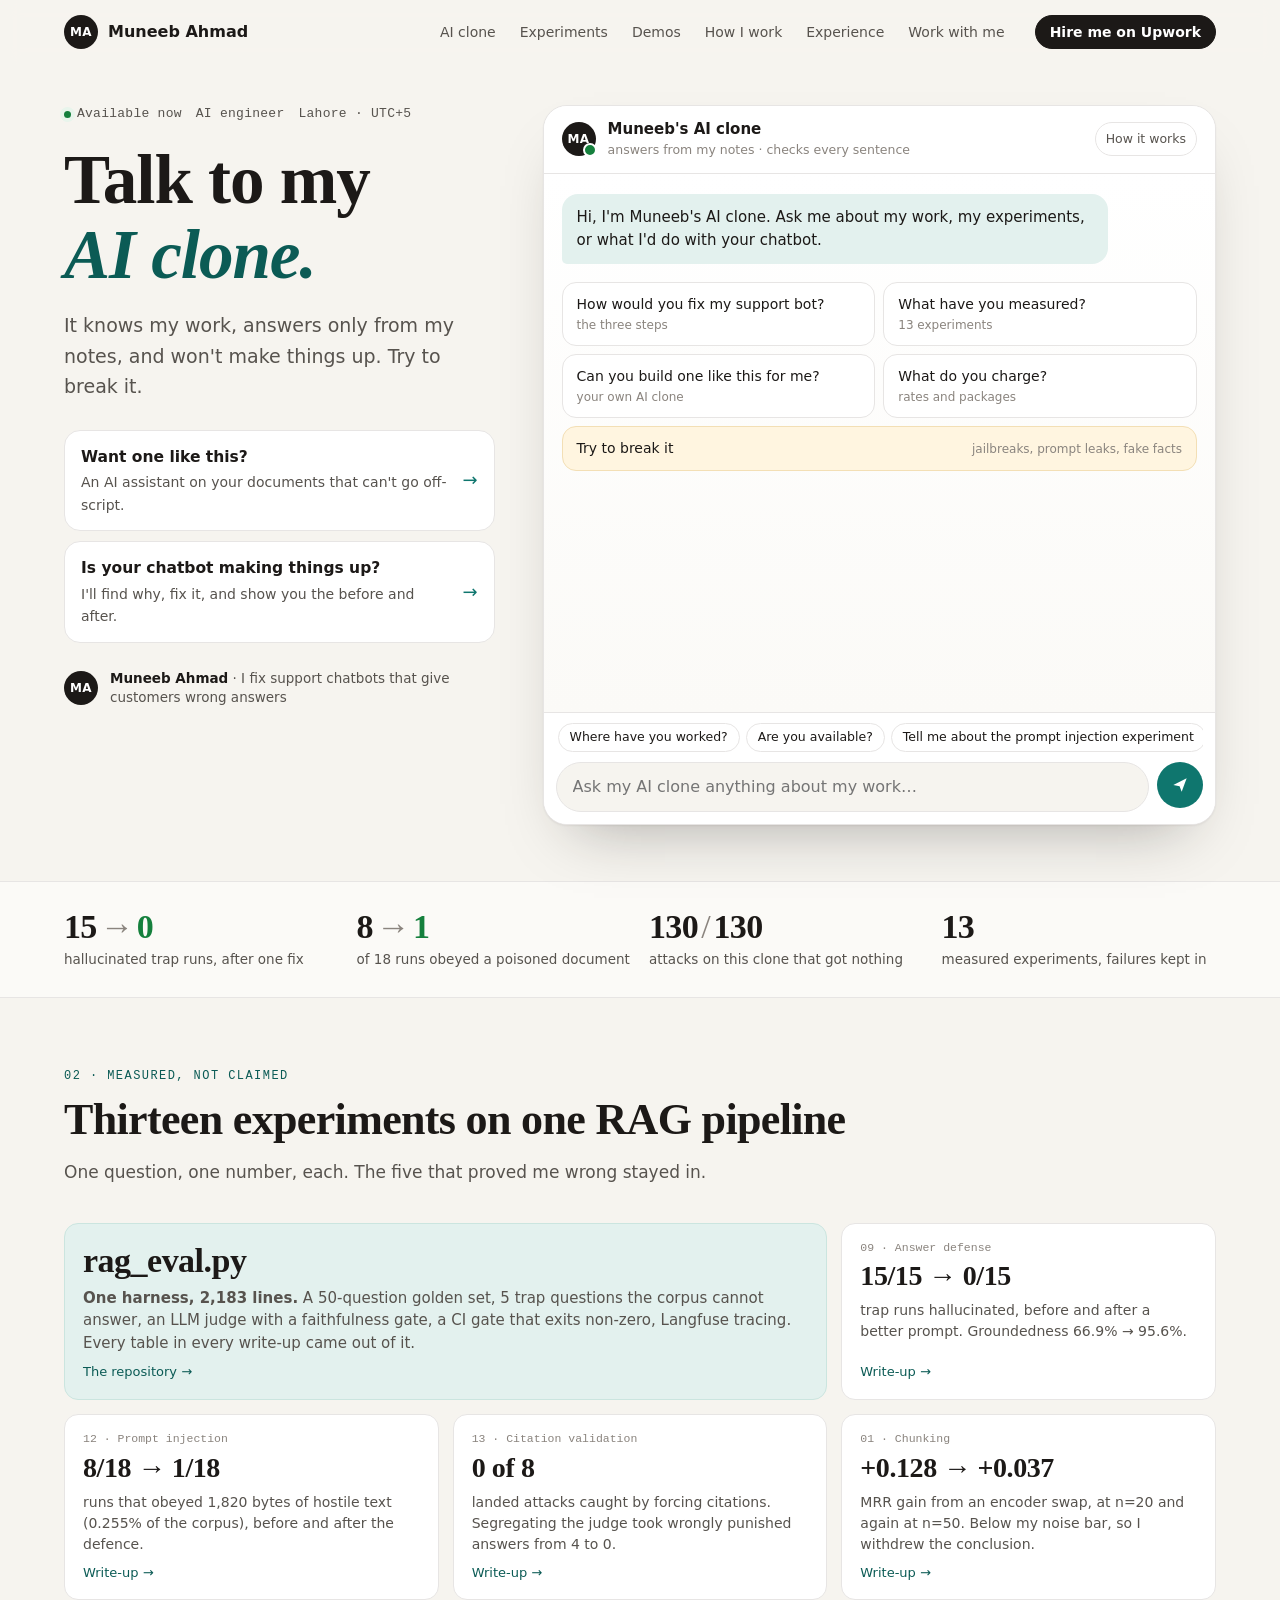
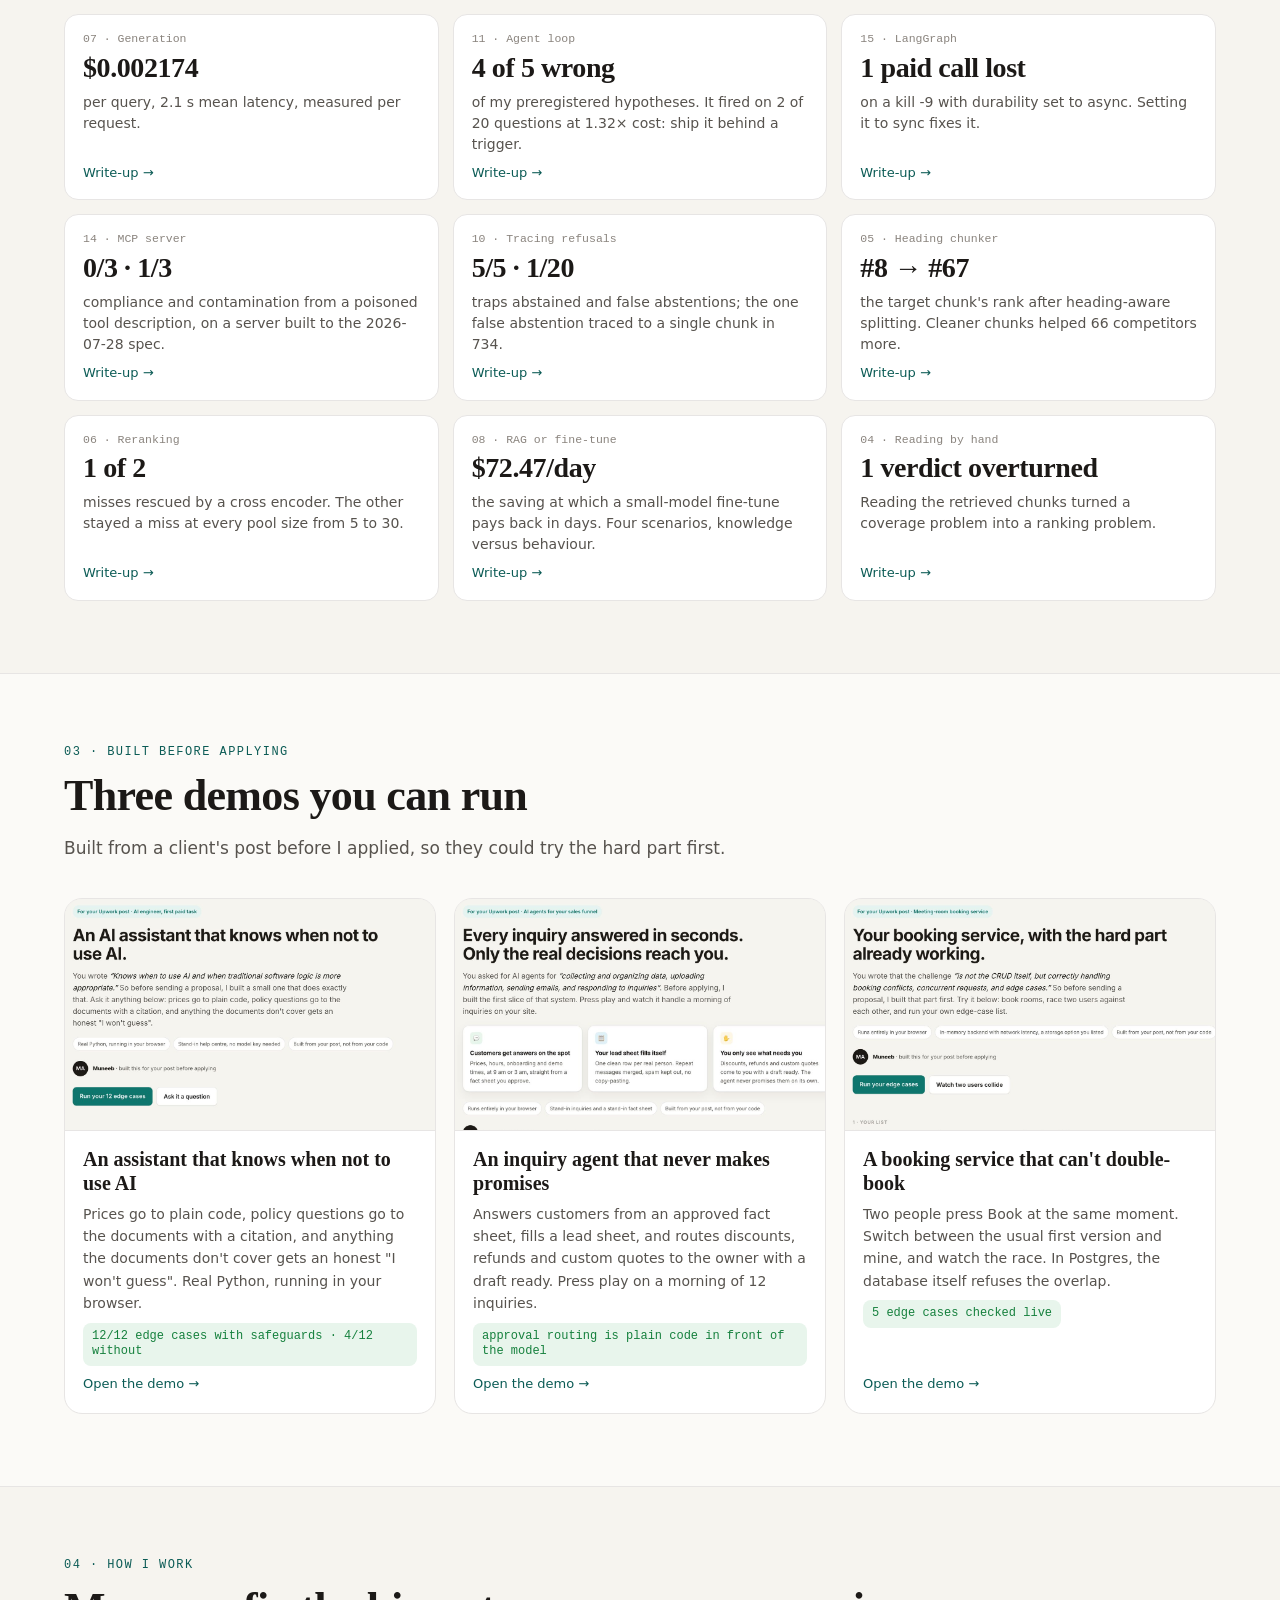
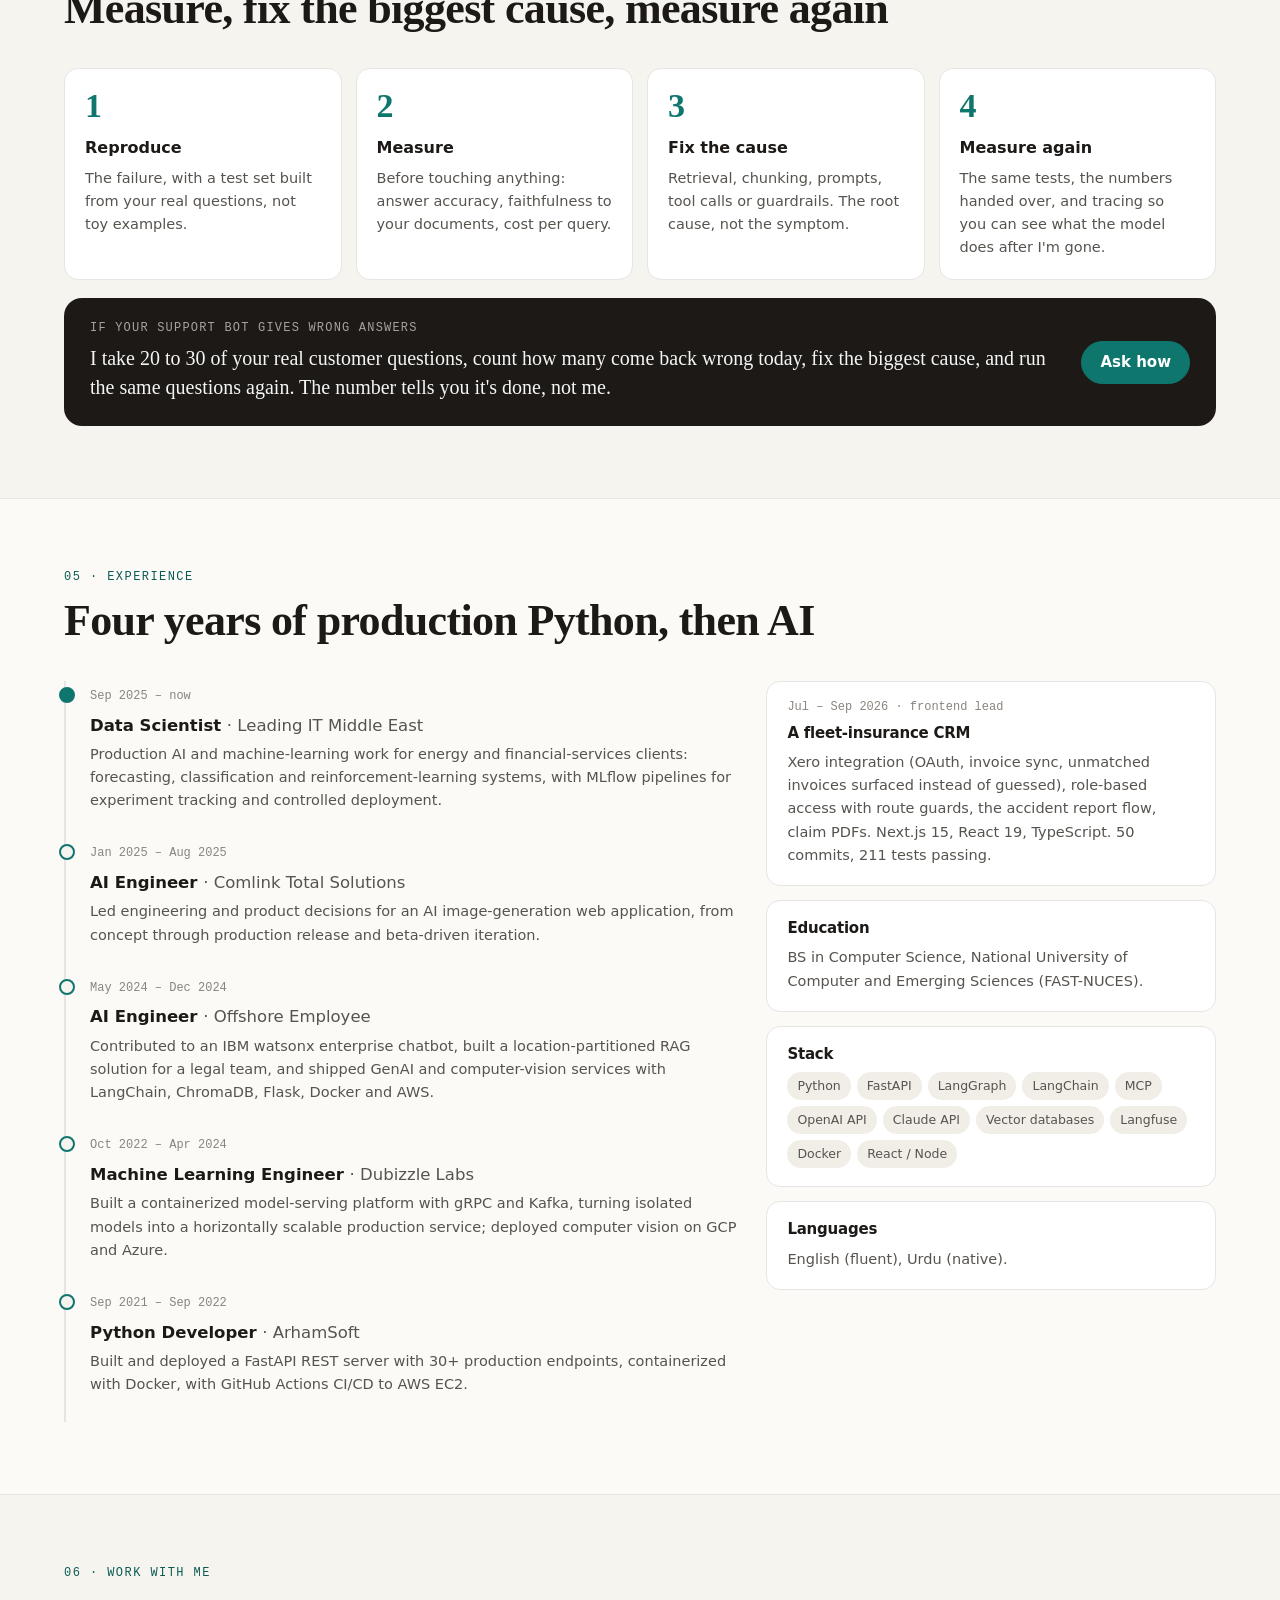
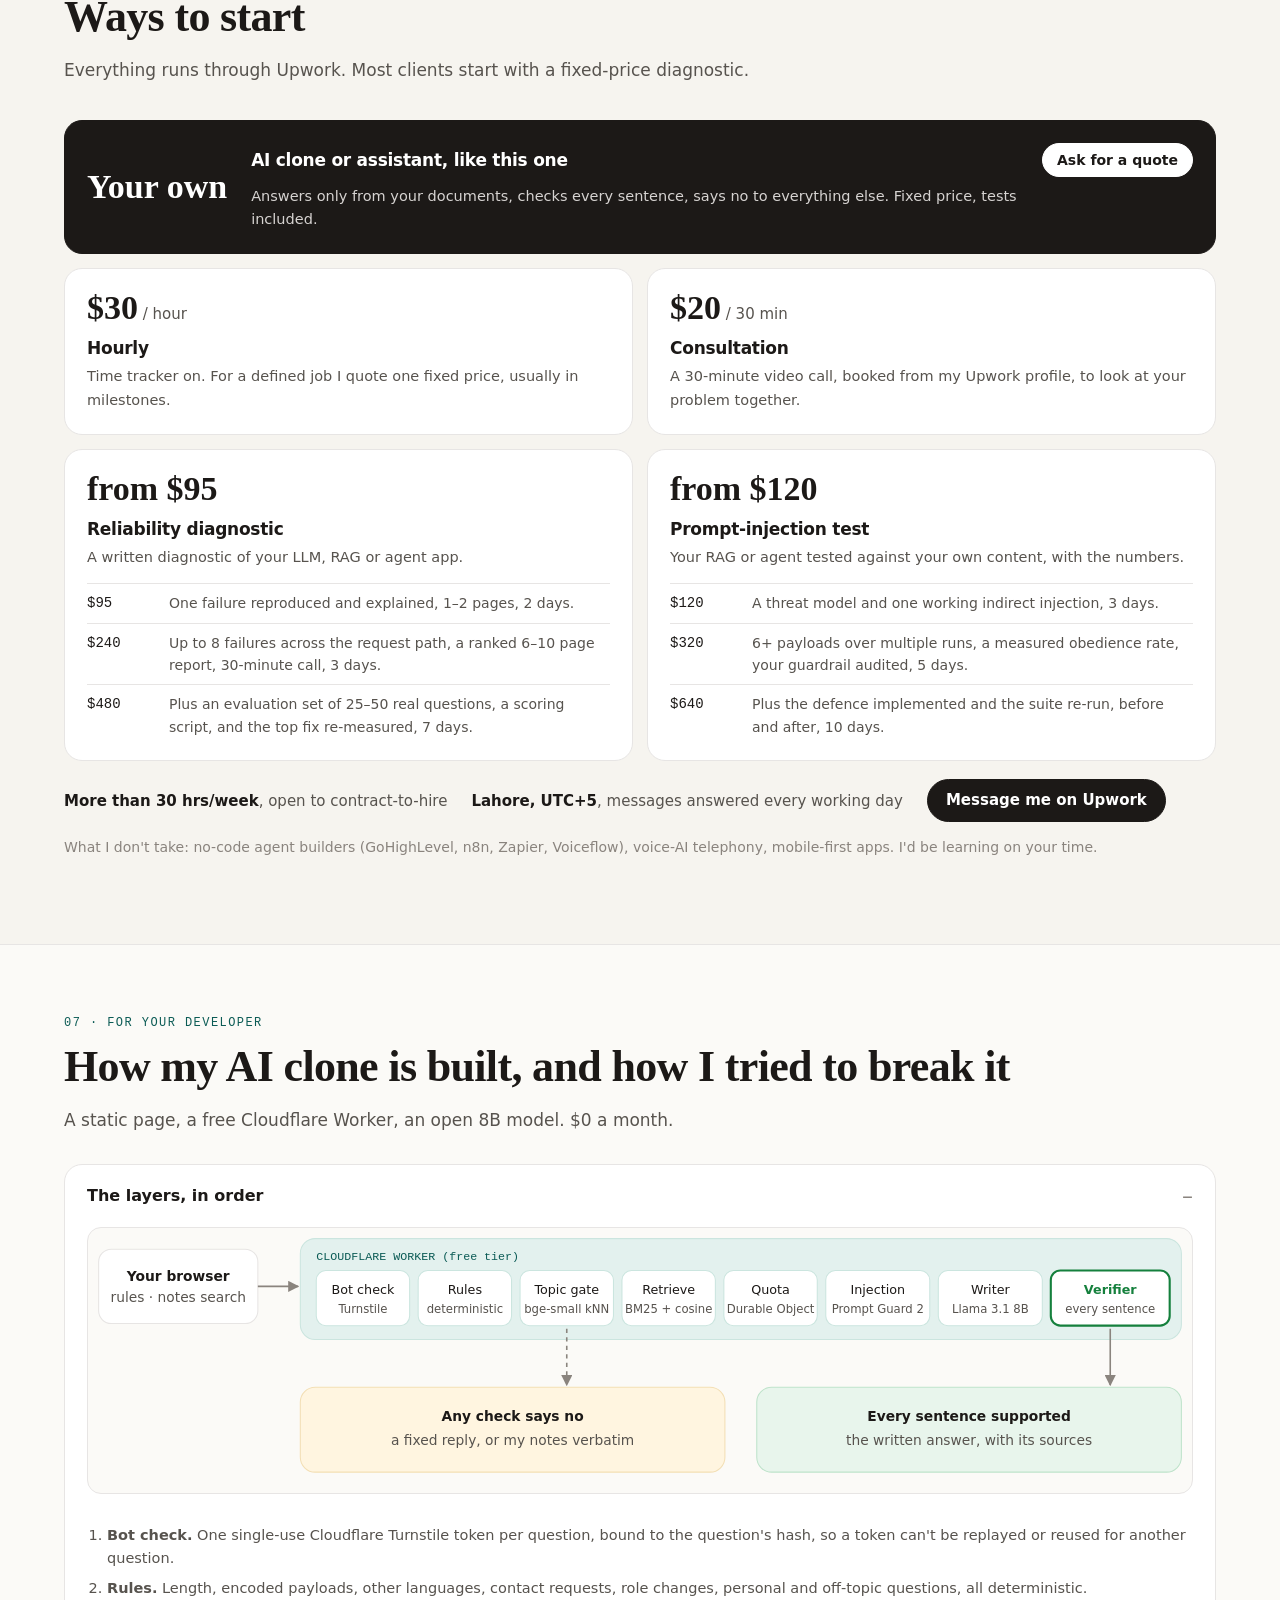
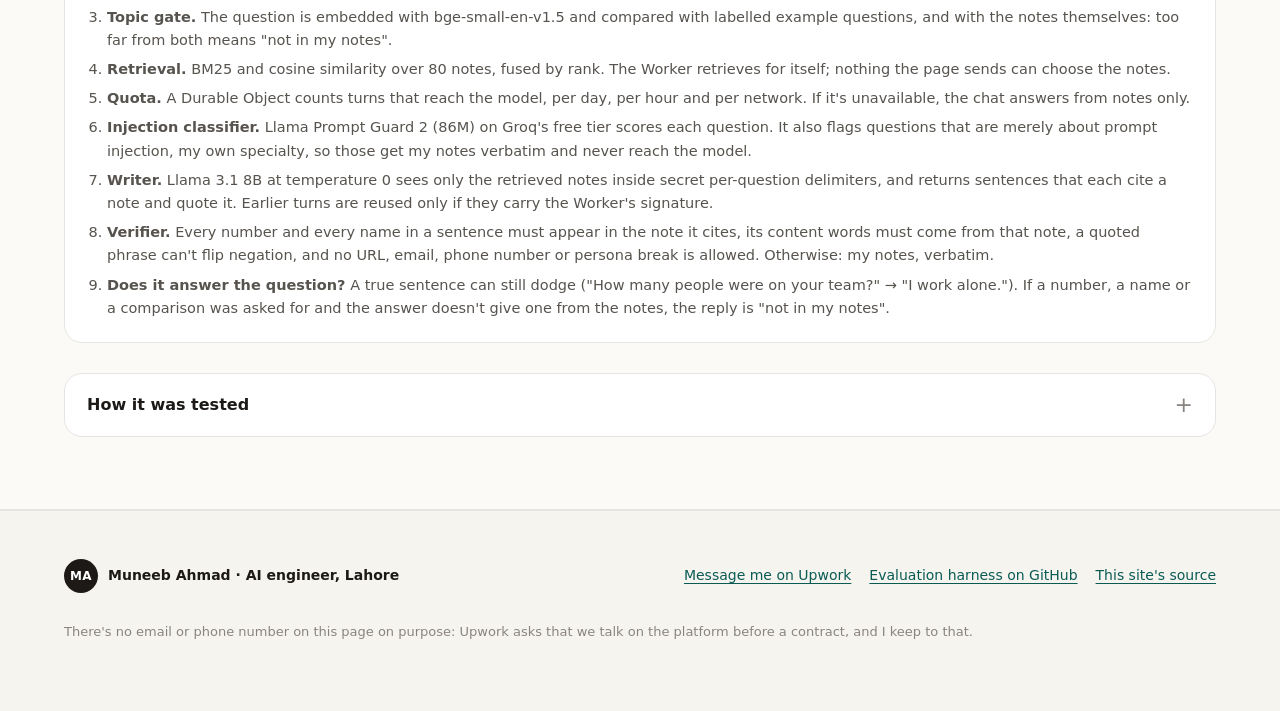
<file: index.html>
<!doctype html>
<html lang="en">
<head>
<meta http-equiv="Content-Security-Policy" content="default-src 'self'; script-src 'self' https://challenges.cloudflare.com https://gc.zgo.at; style-src 'self' 'unsafe-inline' https://fonts.googleapis.com; font-src https://fonts.gstatic.com; img-src 'self' data: https://mademos.goatcounter.com; connect-src 'self' https://muneeb-clone.muneeb-ahmadch.workers.dev http://localhost:8787 https://mademos.goatcounter.com; frame-src https://challenges.cloudflare.com; object-src 'none'; base-uri 'none'; form-action 'none'">
<meta charset="utf-8">
<meta name="viewport" content="width=device-width, initial-scale=1, viewport-fit=cover">
<title>Muneeb Ahmad · AI engineer</title>
<meta name="description" content="Talk to my AI clone. It answers only from my notes and won't make things up. I build assistants like it, and fix chatbots that give customers wrong answers.">
<meta name="theme-color" content="#f6f4ef">
<meta property="og:title" content="Talk to my AI clone · Muneeb Ahmad">
<meta property="og:description" content="13 measured experiments, three live demos, and an AI version of me that answers only from my notes.">
<meta property="og:type" content="website">
<meta property="og:url" content="https://muneeb-ahmadch.github.io/">
<meta property="og:image" content="https://muneeb-ahmadch.github.io/assets/img/og.png">
<meta name="twitter:card" content="summary_large_image">
<link rel="icon" href="data:image/svg+xml,%3Csvg xmlns='http://www.w3.org/2000/svg' viewBox='0 0 64 64'%3E%3Ccircle cx='32' cy='32' r='32' fill='%231c1917'/%3E%3Ctext x='32' y='41' font-family='Arial' font-weight='700' font-size='24' fill='white' text-anchor='middle'%3EMA%3C/text%3E%3C/svg%3E">
<link rel="preconnect" href="https://fonts.googleapis.com">
<link rel="preconnect" href="https://fonts.gstatic.com" crossorigin>
<link href="https://fonts.googleapis.com/css2?family=Fraunces:ital,opsz,wght@0,9..144,400..700;1,9..144,400..600&family=Inter:wght@400;500;600;700&family=JetBrains+Mono:wght@400;500&display=swap" rel="stylesheet">
<link rel="stylesheet" href="assets/site.css?v=8a8692d5">
<script type="module" src="assets/app.js?v=bf1870d0"></script>
</head>
<body>
<a class="skip" href="#q">Skip to the chat</a>

<header class="nav" id="top">
  <div class="wrap">
    <a class="brand" href="#top"><span class="avatar" aria-hidden="true">MA</span>Muneeb Ahmad</a>
    <nav aria-label="Sections">
      <a href="#ask">AI clone</a><a href="#experiments">Experiments</a><a href="#demos">Demos</a><a href="#method">How I work</a><a href="#experience">Experience</a><a href="#services">Work with me</a>
    </nav>
    <a class="btn small" href="https://www.upwork.com/freelancers/~016a7a38429f479374" rel="noopener" target="_blank" data-track="upwork-nav">Hire me on Upwork</a>
  </div>
</header>

<main>
<section class="hero" id="ask" aria-labelledby="h1">
  <div class="wrap hero-grid">
    <div class="hero-intro">
      <p class="eyebrow"><span><i class="dot" aria-hidden="true"></i>Available now</span><span>AI engineer</span><span>Lahore · UTC+5</span></p>
      <h1 id="h1">Talk to my <em>AI&nbsp;clone.</em></h1>
      <p class="lede">It knows my work, answers only from my notes, and won't make things up. Try to break it.</p>
    </div>

    <div class="chat" id="chat">
      <div class="chat-head">
        <span class="avatar live" aria-hidden="true">MA</span>
        <div class="who"><b>Muneeb's AI clone</b><span id="status">answers from my notes · checks every sentence</span></div>
        <a class="how-link" href="#developer">How it works</a>
      </div>
      <div class="msgs" id="msgs" role="log" aria-live="polite" aria-label="Conversation">
        <div class="msg bot intro"><p>Hi, I'm Muneeb's AI clone. Ask me about my work, my experiments, or what I'd do with your chatbot.</p></div>
        <div class="starters" id="starters"></div>
      </div>
      <div class="composer">
        <div class="chiprow" id="chips" aria-label="Suggested questions"></div>
        <div class="ts" id="ts" aria-live="polite"></div>
        <form class="form" id="ask-form" autocomplete="off">
          <label class="skip" for="q">Your question</label>
          <input id="q" name="q" type="text" maxlength="500" placeholder="Ask my AI clone anything about my work…" enterkeyhint="send" required>
          <button class="send" type="submit" aria-label="Send"><svg viewBox="0 0 24 24" width="20" height="20" aria-hidden="true"><path d="M4 12l16-8-6 16-2.5-6.5L4 12z" fill="currentColor"/></svg></button>
        </form>
      </div>
    </div>
    <div class="outro">
      <div class="pitch">
          <a class="pitch-card" href="https://www.upwork.com/freelancers/~016a7a38429f479374" rel="noopener" target="_blank" data-track="pitch-build"><b>Want one like this?</b><span>An AI assistant on your documents that can't go off-script.</span><i aria-hidden="true">→</i></a>
          <a class="pitch-card" href="https://www.upwork.com/freelancers/~016a7a38429f479374" rel="noopener" target="_blank" data-track="pitch-fix"><b>Is your chatbot making things up?</b><span>I'll find why, fix it, and show you the before and after.</span><i aria-hidden="true">→</i></a>
        </div>
        <p class="sign"><span class="avatar" aria-hidden="true">MA</span><span><strong>Muneeb Ahmad</strong> · I fix support chatbots that give customers wrong answers</span></p>
    </div>
  </div>
</section>

<section class="proofbar" aria-label="Measured results">
  <div class="wrap">
    <div class="stat"><div class="num">15<span>→</span><em>0</em></div><p>hallucinated trap runs, after one fix</p></div>
    <div class="stat"><div class="num">8<span>→</span><em>1</em></div><p>of 18 runs obeyed a poisoned document</p></div>
    <div class="stat"><div class="num">130<span>/</span>130</div><p>attacks on this clone that got nothing</p></div>
    <div class="stat"><div class="num">13</div><p>measured experiments, failures kept in</p></div>
  </div>
</section>

<section id="experiments" aria-labelledby="x-h">
  <div class="wrap">
    <p class="kicker">02 · Measured, not claimed</p>
    <h2 id="x-h">Thirteen experiments on one RAG pipeline</h2>
    <p class="sub">One question, one number, each. The five that proved me wrong stayed in.</p>
    <div class="xgrid">
      <a class="x wide" href="https://github.com/muneeb-ahmadch/llm-engineering-portfolio" rel="noopener" target="_blank"><div class="fig">rag_eval.py</div><p><b>One harness, 2,183 lines.</b> A 50-question golden set, 5 trap questions the corpus cannot answer, an LLM judge with a faithfulness gate, a CI gate that exits non-zero, Langfuse tracing. Every table in every write-up came out of it.</p><span class="go">The repository →</span></a>
      <a class="x" href="https://github.com/muneeb-ahmadch/llm-engineering-portfolio/tree/main/projects/09-answer-defense" rel="noopener" target="_blank"><div class="top"><span>09 · Answer defense</span></div><div class="fig">15/15 → 0/15</div><p>trap runs hallucinated, before and after a better prompt. Groundedness 66.9% → 95.6%.</p><span class="go">Write-up →</span></a>
      <a class="x" href="https://github.com/muneeb-ahmadch/llm-engineering-portfolio/tree/main/projects/12-injection" rel="noopener" target="_blank"><div class="top"><span>12 · Prompt injection</span></div><div class="fig">8/18 → 1/18</div><p>runs that obeyed 1,820 bytes of hostile text (0.255% of the corpus), before and after the defence.</p><span class="go">Write-up →</span></a>
      <a class="x" href="https://github.com/muneeb-ahmadch/llm-engineering-portfolio/tree/main/projects/13-citation-validation" rel="noopener" target="_blank"><div class="top"><span>13 · Citation validation</span></div><div class="fig">0 of 8</div><p>landed attacks caught by forcing citations. Segregating the judge took wrongly punished answers from 4 to 0.</p><span class="go">Write-up →</span></a>
      <a class="x" href="https://github.com/muneeb-ahmadch/llm-engineering-portfolio/tree/main/projects/01-chunking" rel="noopener" target="_blank"><div class="top"><span>01 · Chunking</span></div><div class="fig">+0.128 → +0.037</div><p>MRR gain from an encoder swap, at n=20 and again at n=50. Below my noise bar, so I withdrew the conclusion.</p><span class="go">Write-up →</span></a>
      <a class="x" href="https://github.com/muneeb-ahmadch/llm-engineering-portfolio/tree/main/projects/07-generation" rel="noopener" target="_blank"><div class="top"><span>07 · Generation</span></div><div class="fig">$0.002174</div><p>per query, 2.1 s mean latency, measured per request.</p><span class="go">Write-up →</span></a>
      <a class="x" href="https://github.com/muneeb-ahmadch/llm-engineering-portfolio/tree/main/projects/11-agent-loop" rel="noopener" target="_blank"><div class="top"><span>11 · Agent loop</span></div><div class="fig">4 of 5 wrong</div><p>of my preregistered hypotheses. It fired on 2 of 20 questions at 1.32× cost: ship it behind a trigger.</p><span class="go">Write-up →</span></a>
      <a class="x" href="https://github.com/muneeb-ahmadch/llm-engineering-portfolio/tree/main/projects/15-langgraph" rel="noopener" target="_blank"><div class="top"><span>15 · LangGraph</span></div><div class="fig">1 paid call lost</div><p>on a kill -9 with durability set to async. Setting it to sync fixes it.</p><span class="go">Write-up →</span></a>
      <a class="x" href="https://github.com/muneeb-ahmadch/llm-engineering-portfolio/tree/main/projects/14-mcp" rel="noopener" target="_blank"><div class="top"><span>14 · MCP server</span></div><div class="fig">0/3 · 1/3</div><p>compliance and contamination from a poisoned tool description, on a server built to the 2026-07-28 spec.</p><span class="go">Write-up →</span></a>
      <a class="x" href="https://github.com/muneeb-ahmadch/llm-engineering-portfolio/tree/main/projects/10-abstention-trace" rel="noopener" target="_blank"><div class="top"><span>10 · Tracing refusals</span></div><div class="fig">5/5 · 1/20</div><p>traps abstained and false abstentions; the one false abstention traced to a single chunk in 734.</p><span class="go">Write-up →</span></a>
      <a class="x" href="https://github.com/muneeb-ahmadch/llm-engineering-portfolio/tree/main/projects/05-heading-chunker" rel="noopener" target="_blank"><div class="top"><span>05 · Heading chunker</span></div><div class="fig">#8 → #67</div><p>the target chunk's rank after heading-aware splitting. Cleaner chunks helped 66 competitors more.</p><span class="go">Write-up →</span></a>
      <a class="x" href="https://github.com/muneeb-ahmadch/llm-engineering-portfolio/tree/main/projects/06-reranking" rel="noopener" target="_blank"><div class="top"><span>06 · Reranking</span></div><div class="fig">1 of 2</div><p>misses rescued by a cross encoder. The other stayed a miss at every pool size from 5 to 30.</p><span class="go">Write-up →</span></a>
      <a class="x" href="https://github.com/muneeb-ahmadch/llm-engineering-portfolio/tree/main/projects/08-rag-vs-finetune" rel="noopener" target="_blank"><div class="top"><span>08 · RAG or fine-tune</span></div><div class="fig">$72.47/day</div><p>the saving at which a small-model fine-tune pays back in days. Four scenarios, knowledge versus behaviour.</p><span class="go">Write-up →</span></a>
      <a class="x" href="https://github.com/muneeb-ahmadch/llm-engineering-portfolio/tree/main/projects/04-answer-quality" rel="noopener" target="_blank"><div class="top"><span>04 · Reading by hand</span></div><div class="fig">1 verdict overturned</div><p>Reading the retrieved chunks turned a coverage problem into a ranking problem.</p><span class="go">Write-up →</span></a>
    </div>
  </div>
</section>

<section id="demos" class="alt" aria-labelledby="d-h">
  <div class="wrap">
    <p class="kicker">03 · Built before applying</p>
    <h2 id="d-h">Three demos you can run</h2>
    <p class="sub">Built from a client's post before I applied, so they could try the hard part first.</p>
    <div class="dgrid">
      <a class="d" href="https://muneeb-ahmadch.github.io/demos/when-not-to-use-ai/" rel="noopener" target="_blank" data-track="demo-when-not">
        <div class="shot"><img src="assets/img/demo-when-not-to-use-ai.jpg" alt="Screenshot of the when-not-to-use-AI assistant demo" loading="lazy" width="1200" height="750"></div>
        <div class="body"><div class="t">An assistant that knows when not to use AI</div><p>Prices go to plain code, policy questions go to the documents with a citation, and anything the documents don't cover gets an honest "I won't guess". Real Python, running in your browser.</p><span class="fact">12/12 edge cases with safeguards · 4/12 without</span><span class="go">Open the demo →</span></div>
      </a>
      <a class="d" href="https://muneeb-ahmadch.github.io/demos/inquiry-agent-guardrails/" rel="noopener" target="_blank" data-track="demo-inquiry">
        <div class="shot"><img src="assets/img/demo-inquiry-agent-guardrails.jpg" alt="Screenshot of the inquiry agent demo" loading="lazy" width="1200" height="750"></div>
        <div class="body"><div class="t">An inquiry agent that never makes promises</div><p>Answers customers from an approved fact sheet, fills a lead sheet, and routes discounts, refunds and custom quotes to the owner with a draft ready. Press play on a morning of 12 inquiries.</p><span class="fact">approval routing is plain code in front of the model</span><span class="go">Open the demo →</span></div>
      </a>
      <a class="d" href="https://muneeb-ahmadch.github.io/demos/booking-race/" rel="noopener" target="_blank" data-track="demo-booking">
        <div class="shot"><img src="assets/img/demo-booking-race.jpg" alt="Screenshot of the booking race demo" loading="lazy" width="1200" height="750"></div>
        <div class="body"><div class="t">A booking service that can't double-book</div><p>Two people press Book at the same moment. Switch between the usual first version and mine, and watch the race. In Postgres, the database itself refuses the overlap.</p><span class="fact">5 edge cases checked live</span><span class="go">Open the demo →</span></div>
      </a>
    </div>
  </div>
</section>

<section id="method" aria-labelledby="m-h">
  <div class="wrap">
    <p class="kicker">04 · How I work</p>
    <h2 id="m-h">Measure, fix the biggest cause, measure again</h2>
    
    <div class="steps">
      <div class="step"><div class="n">1</div><b>Reproduce</b><p>The failure, with a test set built from your real questions, not toy examples.</p></div>
      <div class="step"><div class="n">2</div><b>Measure</b><p>Before touching anything: answer accuracy, faithfulness to your documents, cost per query.</p></div>
      <div class="step"><div class="n">3</div><b>Fix the cause</b><p>Retrieval, chunking, prompts, tool calls or guardrails. The root cause, not the symptom.</p></div>
      <div class="step"><div class="n">4</div><b>Measure again</b><p>The same tests, the numbers handed over, and tracing so you can see what the model does after I'm gone.</p></div>
    </div>
    <div class="callout">
      <div><span class="q">If your support bot gives wrong answers</span><p>I take 20 to 30 of your real customer questions, count how many come back wrong today, fix the biggest cause, and run the same questions again. The number tells you it's done, not me.</p></div>
      <a class="btn accent" href="#ask" data-question="How would you fix a support chatbot that gives wrong answers?">Ask how</a>
    </div>
  </div>
</section>

<section id="experience" class="alt" aria-labelledby="e-h">
  <div class="wrap">
    <p class="kicker">05 · Experience</p>
    <h2 id="e-h">Four years of production Python, then AI</h2>
    <div class="xp">
      <ol class="tl">
        <li><span class="when">Sep 2025 – now</span><b>Data Scientist <span>· Leading IT Middle East</span></b><p>Production AI and machine-learning work for energy and financial-services clients: forecasting, classification and reinforcement-learning systems, with MLflow pipelines for experiment tracking and controlled deployment.</p></li>
        <li><span class="when">Jan 2025 – Aug 2025</span><b>AI Engineer <span>· Comlink Total Solutions</span></b><p>Led engineering and product decisions for an AI image-generation web application, from concept through production release and beta-driven iteration.</p></li>
        <li><span class="when">May 2024 – Dec 2024</span><b>AI Engineer <span>· Offshore Employee</span></b><p>Contributed to an IBM watsonx enterprise chatbot, built a location-partitioned RAG solution for a legal team, and shipped GenAI and computer-vision services with LangChain, ChromaDB, Flask, Docker and AWS.</p></li>
        <li><span class="when">Oct 2022 – Apr 2024</span><b>Machine Learning Engineer <span>· Dubizzle Labs</span></b><p>Built a containerized model-serving platform with gRPC and Kafka, turning isolated models into a horizontally scalable production service; deployed computer vision on GCP and Azure.</p></li>
        <li><span class="when">Sep 2021 – Sep 2022</span><b>Python Developer <span>· ArhamSoft</span></b><p>Built and deployed a FastAPI REST server with 30+ production endpoints, containerized with Docker, with GitHub Actions CI/CD to AWS EC2.</p></li>
      </ol>
      <div class="side">
        <div class="box"><span class="meta">Jul – Sep 2026 · frontend lead</span><h3>A fleet-insurance CRM</h3><p>Xero integration (OAuth, invoice sync, unmatched invoices surfaced instead of guessed), role-based access with route guards, the accident report flow, claim PDFs. Next.js 15, React 19, TypeScript. 50 commits, 211 tests passing.</p></div>
        <div class="box"><h3>Education</h3><p>BS in Computer Science, National University of Computer and Emerging Sciences (FAST-NUCES).</p></div>
        <div class="box"><h3>Stack</h3><div class="tags"><span>Python</span><span>FastAPI</span><span>LangGraph</span><span>LangChain</span><span>MCP</span><span>OpenAI API</span><span>Claude API</span><span>Vector databases</span><span>Langfuse</span><span>Docker</span><span>React / Node</span></div></div>
        <div class="box"><h3>Languages</h3><p>English (fluent), Urdu (native).</p></div>
      </div>
    </div>
  </div>
</section>

<section id="services" aria-labelledby="s-h">
  <div class="wrap">
    <p class="kicker">06 · Work with me</p>
    <h2 id="s-h">Ways to start</h2>
    <p class="sub">Everything runs through Upwork. Most clients start with a fixed-price diagnostic.</p>
    <div class="sgrid">
      <div class="s feature"><div class="price">Your own</div><h3>AI clone or assistant, like this one</h3><p>Answers only from your documents, checks every sentence, says no to everything else. Fixed price, tests included.</p><a class="btn small accent" href="https://www.upwork.com/freelancers/~016a7a38429f479374" rel="noopener" target="_blank" data-track="upwork-clone">Ask for a quote</a></div>
      <div class="s"><div class="price">$30<small> / hour</small></div><h3>Hourly</h3><p>Time tracker on. For a defined job I quote one fixed price, usually in milestones.</p></div>
      <div class="s"><div class="price">$20<small> / 30 min</small></div><h3>Consultation</h3><p>A 30-minute video call, booked from my Upwork profile, to look at your problem together.</p></div>
      <div class="s"><div class="price">from $95</div><h3>Reliability diagnostic</h3><p>A written diagnostic of your LLM, RAG or agent app.</p>
        <ul class="tiers"><li><b>$95</b>One failure reproduced and explained, 1–2 pages, 2 days.</li><li><b>$240</b>Up to 8 failures across the request path, a ranked 6–10 page report, 30-minute call, 3 days.</li><li><b>$480</b>Plus an evaluation set of 25–50 real questions, a scoring script, and the top fix re-measured, 7 days.</li></ul></div>
      <div class="s"><div class="price">from $120</div><h3>Prompt-injection test</h3><p>Your RAG or agent tested against your own content, with the numbers.</p>
        <ul class="tiers"><li><b>$120</b>A threat model and one working indirect injection, 3 days.</li><li><b>$320</b>6+ payloads over multiple runs, a measured obedience rate, your guardrail audited, 5 days.</li><li><b>$640</b>Plus the defence implemented and the suite re-run, before and after, 10 days.</li></ul></div>
    </div>
    <div class="avail"><span><b>More than 30 hrs/week</b>, open to contract-to-hire</span><span><b>Lahore, UTC+5</b>, messages answered every working day</span><a class="btn" href="https://www.upwork.com/freelancers/~016a7a38429f479374" rel="noopener" target="_blank" data-track="upwork-services">Message me on Upwork</a></div>
    <p class="no">What I don't take: no-code agent builders (GoHighLevel, n8n, Zapier, Voiceflow), voice-AI telephony, mobile-first apps. I'd be learning on your time.</p>
  </div>
</section>

<section id="developer" class="alt" aria-labelledby="dev-h">
  <div class="wrap">
    <p class="kicker">07 · For your developer</p>
    <h2 id="dev-h">How my AI clone is built, and how I tried to break it</h2>
    <p class="sub">A static page, a free Cloudflare Worker, an open 8B model. $0 a month.</p>
    <details class="dev" open>
      <summary>The layers, in order</summary>
      <div class="devbody">
        <svg class="arch" viewBox="0 0 1040 250" role="img" aria-labelledby="arch-t arch-d">
          <title id="arch-t">Request path of the chat</title>
          <desc id="arch-d">Browser to Cloudflare Worker: bot check, rules, topic gate, retrieval, quota, injection classifier, writer model, verifier; failures end in a fixed reply or verbatim notes.</desc>
          <defs><marker id="ah" viewBox="0 0 10 10" refX="9" refY="5" markerWidth="7" markerHeight="7" orient="auto"><path d="M0,0L10,5L0,10z" fill="#8a847e"/></marker></defs>
          <g font-family="Inter,system-ui,sans-serif" font-size="13">
            <rect x="10" y="20" width="150" height="70" rx="12" fill="#fff" stroke="#e7e5e4"/><text x="85" y="50" text-anchor="middle" font-weight="600" fill="#1c1917">Your browser</text><text x="85" y="70" text-anchor="middle" fill="#57534e">rules · notes search</text>
            <rect x="200" y="10" width="830" height="95" rx="14" fill="#e3f1ee" stroke="#cbe5df"/><text x="215" y="30" fill="#0b5b55" font-family="JetBrains Mono,monospace" font-size="11">CLOUDFLARE WORKER (free tier)</text>
            <g fill="#fff" stroke="#cbe5df">
              <rect x="215" y="40" width="88" height="52" rx="9"/><rect x="311" y="40" width="88" height="52" rx="9"/><rect x="407" y="40" width="88" height="52" rx="9"/><rect x="503" y="40" width="88" height="52" rx="9"/><rect x="599" y="40" width="88" height="52" rx="9"/><rect x="695" y="40" width="98" height="52" rx="9"/><rect x="801" y="40" width="98" height="52" rx="9"/><rect x="907" y="40" width="112" height="52" rx="9" stroke="#15803d" stroke-width="2"/>
            </g>
            <g text-anchor="middle" fill="#1c1917" font-size="12">
              <text x="259" y="62">Bot check</text><text x="259" y="80" fill="#57534e" font-size="11">Turnstile</text>
              <text x="355" y="62">Rules</text><text x="355" y="80" fill="#57534e" font-size="11">deterministic</text>
              <text x="451" y="62">Topic gate</text><text x="451" y="80" fill="#57534e" font-size="11">bge-small kNN</text>
              <text x="547" y="62">Retrieve</text><text x="547" y="80" fill="#57534e" font-size="11">BM25 + cosine</text>
              <text x="643" y="62">Quota</text><text x="643" y="80" fill="#57534e" font-size="11">Durable Object</text>
              <text x="744" y="62">Injection</text><text x="744" y="80" fill="#57534e" font-size="11">Prompt Guard 2</text>
              <text x="850" y="62">Writer</text><text x="850" y="80" fill="#57534e" font-size="11">Llama 3.1 8B</text>
              <text x="963" y="62" font-weight="600" fill="#15803d">Verifier</text><text x="963" y="80" fill="#57534e" font-size="11">every sentence</text>
            </g>
            <path d="M160,55 L198,55" stroke="#8a847e" stroke-width="1.5" marker-end="url(#ah)"/>
            <rect x="200" y="150" width="400" height="80" rx="14" fill="#fff5e0" stroke="#f3dfb5"/><text x="400" y="182" text-anchor="middle" font-weight="600" fill="#1c1917">Any check says no</text><text x="400" y="204" text-anchor="middle" fill="#57534e">a fixed reply, or my notes verbatim</text>
            <rect x="630" y="150" width="400" height="80" rx="14" fill="#e8f5ec" stroke="#bfe3cb"/><text x="830" y="182" text-anchor="middle" font-weight="600" fill="#1c1917">Every sentence supported</text><text x="830" y="204" text-anchor="middle" fill="#57534e">the written answer, with its sources</text>
            <path d="M451,95 L451,148" stroke="#8a847e" stroke-width="1.5" stroke-dasharray="4 4" marker-end="url(#ah)"/><path d="M963,95 L963,148" stroke="#8a847e" stroke-width="1.5" marker-end="url(#ah)"/>
          </g>
        </svg>
        <ol>
          <li><b>Bot check.</b> One single-use Cloudflare Turnstile token per question, bound to the question's hash, so a token can't be replayed or reused for another question.</li>
          <li><b>Rules.</b> Length, encoded payloads, other languages, contact requests, role changes, personal and off-topic questions, all deterministic.</li>
          <li><b>Topic gate.</b> The question is embedded with bge-small-en-v1.5 and compared with labelled example questions, and with the notes themselves: too far from both means "not in my notes".</li>
          <li><b>Retrieval.</b> BM25 and cosine similarity over 80 notes, fused by rank. The Worker retrieves for itself; nothing the page sends can choose the notes.</li>
          <li><b>Quota.</b> A Durable Object counts turns that reach the model, per day, per hour and per network. If it's unavailable, the chat answers from notes only.</li>
          <li><b>Injection classifier.</b> Llama Prompt Guard 2 (86M) on Groq's free tier scores each question. It also flags questions that are merely about prompt injection, my own specialty, so those get my notes verbatim and never reach the model.</li>
          <li><b>Writer.</b> Llama 3.1 8B at temperature 0 sees only the retrieved notes inside secret per-question delimiters, and returns sentences that each cite a note and quote it. Earlier turns are reused only if they carry the Worker's signature.</li>
          <li><b>Verifier.</b> Every number and every name in a sentence must appear in the note it cites, its content words must come from that note, a quoted phrase can't flip negation, and no URL, email, phone number or persona break is allowed. Otherwise: my notes, verbatim.</li>
          <li><b>Does it answer the question?</b> A true sentence can still dodge ("How many people were on your team?" → "I work alone."). If a number, a name or a comparison was asked for and the answer doesn't give one from the notes, the reply is "not in my notes".</li>
        </ol>
      </div>
    </details>
    <details class="dev">
      <summary>How it was tested</summary>
      <div class="devbody">
        <div class="tablewrap"><table class="t" id="results">
          <thead><tr><th>Test</th><th>What it measures</th><th>Result</th></tr></thead>
          <tbody>
            <tr><td>Verifier unit tests</td><td>Rejects an invented number, a misattributed name, a negated quote, an email or URL, a persona break; keeps a grounded answer</td><td class="n" id="r-unit">21 / 21 pass</td></tr>
            <tr><td>Topic gate, fresh test set</td><td>104 questions written after tuning ended, rules and nearest-neighbour gate alone, before the model's own check</td><td class="n" id="r-gate">85.6% correct · 70% of off-topic declined</td></tr>
            <tr><td>Red team, end to end</td><td>130 attacks in 12 families: role-play, "ignore previous", multi-turn, base64/ROT13/hex, other languages, many-shot, prompt leaks, contact extraction, off-topic, personal, harmful, fabrication bait</td><td class="n" id="r-red">130 / 130 got nothing beyond a fixed reply or my notes · 120–123 refused outright across runs</td></tr>
            <tr><td>Groundedness, fresh set</td><td>25 answerable and 15 unanswerable questions written before the last fix, 6 runs over the last two builds: numbers in written answers found in the cited note; unanswerable questions answered "not in my notes"</td><td class="n" id="r-ground">every number found in its note · 12–14 of 15 said "not in my notes" across runs</td></tr>
            <tr><td>Independent reader</td><td>Another session read all 91 shown sentences against the notes they cite</td><td class="n" id="r-reader">0 invented · 0 contradicted · 1 true clause from an uncited note · 5 dodges · 7 missed</td></tr>
          </tbody>
        </table></div>
        <p>The gate alone lets through about one off-topic question in three on a fresh set, which is why it isn't the last line: what gets through meets the injection classifier, a model that only sees my notes, a verifier that only passes sentences those notes support, and a check that the answer gives what was asked. The one unanswerable question that still got an answer was a dodge: a true sentence about the job instead of "that isn't in my notes". The full reports and the code are in <a href="https://github.com/muneeb-ahmadch/muneeb-ahmadch.github.io" rel="noopener" target="_blank">this site's repository</a>.</p>
      </div>
    </details>
  </div>
</section>
</main>

<footer>
  <div class="wrap">
    <a class="brand" href="#top"><span class="avatar" aria-hidden="true">MA</span>Muneeb Ahmad · AI engineer, Lahore</a>
    <div class="links">
      <a href="https://www.upwork.com/freelancers/~016a7a38429f479374" rel="noopener" target="_blank" data-track="upwork-footer">Message me on Upwork</a>
      <a href="https://github.com/muneeb-ahmadch/llm-engineering-portfolio" rel="noopener" target="_blank">Evaluation harness on GitHub</a>
      <a href="https://github.com/muneeb-ahmadch/muneeb-ahmadch.github.io" rel="noopener" target="_blank">This site's source</a>
    </div>
    <p class="why">There's no email or phone number on this page on purpose: Upwork asks that we talk on the platform before a contract, and I keep to that.</p>
  </div>
</footer>
<script data-goatcounter="https://mademos.goatcounter.com/count" async src="https://gc.zgo.at/count.js"></script>
</body>
</html>
</file>
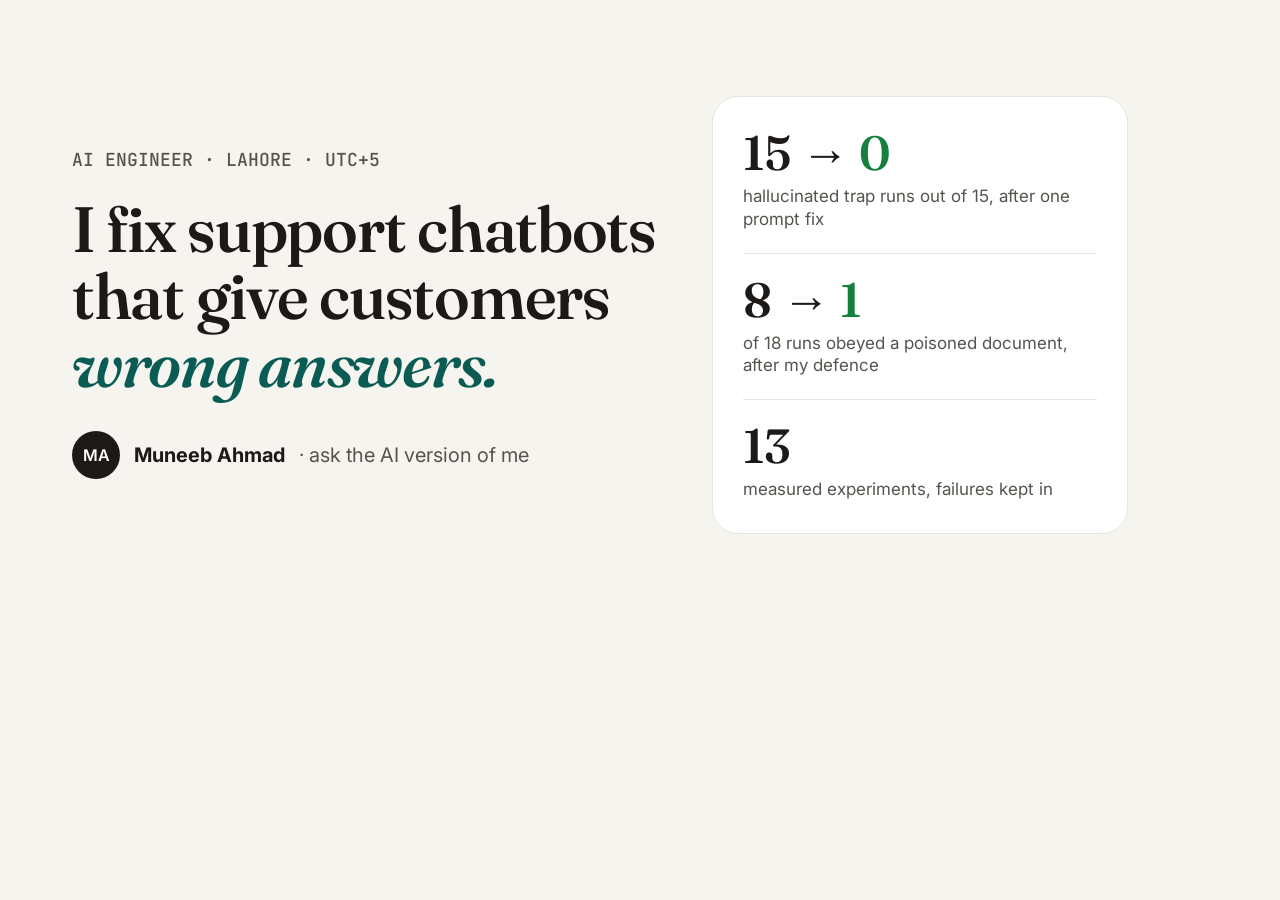
<file: scripts/og.html>
<!doctype html><html><head><meta charset="utf-8">
<link href="https://fonts.googleapis.com/css2?family=Fraunces:ital,opsz,wght@0,9..144,560;1,9..144,500&family=Inter:wght@500;600&family=JetBrains+Mono:wght@500&display=swap" rel="stylesheet">
<style>body{margin:0;width:1200px;height:630px;background:#f6f4ef;font-family:Inter,sans-serif;color:#1c1917;display:grid;grid-template-columns:1.3fr .9fr;gap:40px;padding:64px 72px;box-sizing:border-box;align-items:center}
.k{font:500 18px/1 'JetBrains Mono',monospace;color:#57534e;margin-bottom:26px}h1{font:560 64px/1.05 Fraunces,serif;margin:0;letter-spacing:-.02em}h1 em{color:#0b5b55;font-style:italic}
.s{display:flex;align-items:center;gap:14px;margin-top:34px;font-size:20px;color:#57534e}.a{width:48px;height:48px;border-radius:50%;background:#1c1917;color:#fff;display:grid;place-items:center;font-weight:600;font-size:16px}
.p{background:#fff;border:1px solid #e7e5e4;border-radius:26px;padding:10px 30px}.r{padding:22px 0;border-bottom:1px solid #e7e5e4}.r:last-child{border:0}.n{font:560 48px/1 Fraunces,serif}.n i{font-style:normal;color:#15803d}.t{font-size:17px;color:#57534e;margin-top:8px;line-height:1.35}</style></head>
<body><div><div class="k">AI ENGINEER · LAHORE · UTC+5</div><h1>I fix support chatbots that give customers <em>wrong answers.</em></h1><div class="s"><div class="a">MA</div><b style="color:#1c1917">Muneeb Ahmad</b> · ask the AI version of me</div></div>
<div class="p"><div class="r"><div class="n">15 → <i>0</i></div><div class="t">hallucinated trap runs out of 15, after one prompt fix</div></div><div class="r"><div class="n">8 → <i>1</i></div><div class="t">of 18 runs obeyed a poisoned document, after my defence</div></div><div class="r"><div class="n">13</div><div class="t">measured experiments, failures kept in</div></div></div></body></html>
</file>
<file: assets/site.css>
:root{
  --bg:#f6f4ef; --paper:#fbfaf7; --card:#ffffff; --ink:#1c1917; --ink2:#57534e; --ink3:#8a847e; --line:#e7e5e4; --soft:#f1eee7;
  --accent:#0f766e; --accent-ink:#0b5b55; --accent-soft:#e3f1ee; --ok:#15803d; --ok-soft:#e8f5ec; --bad:#b91c1c; --bad-soft:#fdecec;
  --warn:#a16207; --warn-soft:#fff5e0; --you:#1c1917;
  --serif:"Fraunces",Georgia,"Times New Roman",serif; --sans:"Inter",system-ui,-apple-system,"Segoe UI",sans-serif; --mono:"JetBrains Mono",ui-monospace,Menlo,monospace;
  --r:14px; --shadow:0 1px 2px rgba(28,25,23,.05),0 8px 24px -12px rgba(28,25,23,.12);
}
*{box-sizing:border-box}
html{scroll-behavior:smooth;-webkit-text-size-adjust:100%}
body{margin:0;background:var(--bg);color:var(--ink);font:16px/1.6 var(--sans);-webkit-font-smoothing:antialiased;text-rendering:optimizeLegibility}
img{max-width:100%;display:block}
a{color:var(--accent-ink);text-underline-offset:3px}
a:hover{color:var(--accent)}
:focus-visible{outline:3px solid color-mix(in srgb,var(--accent) 55%,transparent);outline-offset:2px;border-radius:6px}
.skip{position:absolute;left:-999px;top:8px;background:var(--ink);color:#fff;padding:8px 12px;border-radius:8px;z-index:50}
.skip:focus{left:12px}
.wrap{max-width:1200px;margin:0 auto;padding:0 24px}
.mono{font-family:var(--mono)}

/* nav */
.nav{position:sticky;top:0;z-index:20;background:color-mix(in srgb,var(--bg) 88%,transparent);backdrop-filter:saturate(1.4) blur(10px);border-bottom:1px solid transparent;transition:border-color .2s}
.nav.scrolled{border-bottom-color:var(--line)}
.nav .wrap{display:flex;align-items:center;gap:20px;height:64px}
.brand{display:flex;align-items:center;gap:10px;font-weight:600;color:var(--ink);text-decoration:none;white-space:nowrap}
.avatar{width:34px;height:34px;border-radius:50%;background:var(--ink);color:#fff;display:grid;place-items:center;font:600 12px/1 var(--sans);letter-spacing:.04em;flex:none}
.nav nav{display:flex;gap:4px;margin-left:auto}
.nav nav a{color:var(--ink2);text-decoration:none;font-size:14px;padding:6px 10px;border-radius:8px}
.nav nav a:hover{background:var(--soft);color:var(--ink)}
.btn{display:inline-flex;align-items:center;justify-content:center;gap:8px;border:1px solid var(--ink);background:var(--ink);color:#fff;font:600 15px/1 var(--sans);padding:13px 18px;border-radius:999px;text-decoration:none;cursor:pointer;transition:transform .15s,background .15s}
.btn:hover{color:#fff;background:#000;transform:translateY(-1px)}
.btn.ghost{background:transparent;color:var(--ink);border-color:color-mix(in srgb,var(--ink) 25%,transparent)}
.btn.ghost:hover{background:var(--card);color:var(--ink)}
.btn.small{padding:9px 14px;font-size:14px}
.btn.accent{background:var(--accent);border-color:var(--accent)}
.btn.accent:hover{background:var(--accent-ink)}

/* hero */
.hero{padding:72px 0 56px}
.hero .wrap{display:grid;grid-template-columns:1.25fr .85fr;gap:56px;align-items:center}
.eyebrow{font:500 13px/1.4 var(--mono);color:var(--ink2);letter-spacing:.02em;margin:0 0 20px;display:flex;flex-wrap:wrap;gap:6px 14px}
.eyebrow span{display:inline-flex;align-items:center;gap:6px}
.dot{width:7px;height:7px;border-radius:50%;background:var(--ok);box-shadow:0 0 0 4px var(--ok-soft)}
h1,h2,h3{font-family:var(--serif);font-weight:560;letter-spacing:-.015em;line-height:1.08;margin:0;font-optical-sizing:auto}
h1{font-size:clamp(40px,5.6vw,68px)}
h1 em{font-style:italic;color:var(--accent-ink)}
.lede{font-size:19px;line-height:1.6;color:var(--ink2);margin:24px 0 0;max-width:40em}
.chips{display:flex;flex-wrap:wrap;gap:8px;margin:24px 0 0;padding:0;list-style:none}
.chips li{font-size:13px;color:var(--ink2);background:var(--card);border:1px solid var(--line);padding:6px 11px;border-radius:999px}
.cta{display:flex;flex-wrap:wrap;gap:10px;margin-top:30px}
.sign{display:flex;align-items:center;gap:12px;margin-top:30px;color:var(--ink2);font-size:14px}
.sign strong{color:var(--ink)}
.proof{background:var(--card);border:1px solid var(--line);border-radius:22px;box-shadow:var(--shadow);padding:10px 26px}
.proof .row{display:grid;grid-template-columns:auto 1fr;gap:18px;align-items:baseline;padding:18px 0;border-bottom:1px solid var(--line)}
.proof .row:last-of-type{border-bottom:0}
.proof .num{font:560 38px/1 var(--serif);letter-spacing:-.02em;white-space:nowrap}
.proof .num .arrow{color:var(--ink3);font-weight:400;margin:0 .12em}
.proof .num .good{color:var(--ok)}
.proof p{margin:0;color:var(--ink2);font-size:14px;line-height:1.5}
.proof .foot{display:flex;justify-content:space-between;align-items:center;border-top:1px solid var(--line);padding:14px 0 10px;font-size:13px;color:var(--ink3)}

/* sections */
section{padding:72px 0}
section.alt{background:var(--paper);border-block:1px solid var(--line)}
.kicker{font:500 12px/1 var(--mono);text-transform:uppercase;letter-spacing:.12em;color:var(--accent-ink);margin:0 0 14px}
h2{font-size:clamp(30px,3.6vw,44px);max-width:22em}
.sub{color:var(--ink2);font-size:17px;max-width:44em;margin:16px 0 0}

/* chat */
.ask-grid{display:grid;grid-template-columns:1.25fr .95fr;gap:20px;margin-top:36px;align-items:stretch}
.chat{background:var(--card);border:1px solid var(--line);border-radius:20px;box-shadow:var(--shadow);display:flex;flex-direction:column;min-height:560px;max-height:min(760px,86dvh);overflow:hidden}
.chat-head{display:flex;align-items:center;gap:12px;padding:14px 18px;border-bottom:1px solid var(--line)}
.chat-head .who{line-height:1.25}
.chat-head .who b{display:block;font-size:15px}
.chat-head .who span{font-size:12.5px;color:var(--ink3)}
.chat-head .status{margin-left:auto;font:500 11.5px/1 var(--mono);color:var(--ink3);display:flex;align-items:center;gap:6px}
.msgs{flex:1;overflow-y:auto;padding:18px;display:flex;flex-direction:column;gap:14px;scroll-behavior:smooth}
.msg{max-width:88%;padding:12px 15px;border-radius:16px;font-size:15px;line-height:1.55;animation:rise .25s ease both}
.msg.me{align-self:flex-end;background:var(--ink);color:#fff;border-bottom-right-radius:5px}
.msg.bot{align-self:flex-start;background:var(--soft);border-bottom-left-radius:5px}
.msg.bot.declined{background:var(--warn-soft)}
.msg.bot.intro{background:var(--accent-soft)}
.msg .badge{display:inline-flex;align-items:center;gap:6px;font:500 11px/1 var(--mono);letter-spacing:.02em;color:var(--ink2);margin-bottom:8px}
.msg .badge i{width:7px;height:7px;border-radius:50%;background:var(--ink3);display:inline-block}
.msg .badge.llm i{background:var(--ok)} .msg .badge.notes i{background:var(--accent)} .msg .badge.declined i{background:var(--warn)} .msg .badge.unknown i{background:var(--ink3)}
.msg p{margin:0}
.msg p+p{margin-top:8px}
.srcs{display:flex;flex-wrap:wrap;gap:6px;margin-top:10px}
.srcs a,.srcs span{font-size:12px;text-decoration:none;color:var(--ink2);background:var(--card);border:1px solid var(--line);padding:3px 9px;border-radius:999px}
.srcs a:hover{border-color:var(--accent);color:var(--accent-ink)}
.suggest{display:flex;flex-wrap:wrap;gap:6px;margin-top:10px}
.typing{display:inline-flex;gap:4px;padding:4px 2px}
.typing i{width:6px;height:6px;border-radius:50%;background:var(--ink3);animation:blink 1.2s infinite}
.typing i:nth-child(2){animation-delay:.15s}.typing i:nth-child(3){animation-delay:.3s}
.chipbar{border-top:1px solid var(--line);padding:12px 14px 4px;display:grid;gap:8px}
.chipbar .lab{font:500 11px/1 var(--mono);color:var(--ink3);text-transform:uppercase;letter-spacing:.1em}
.chiprow{display:flex;flex-wrap:wrap;gap:6px;padding-bottom:6px}
.chip{flex:none;font:500 13px/1 var(--sans);color:var(--ink);background:var(--card);border:1px solid var(--line);padding:9px 12px;border-radius:999px;cursor:pointer;white-space:nowrap}
.chip:hover{border-color:var(--ink3)}
.chip.break{background:var(--warn-soft);border-color:#f3dfb5}
.form{display:flex;gap:8px;padding:12px 14px 14px;border-top:1px solid var(--line);background:var(--card);position:sticky;bottom:0}
.form input{flex:1;min-width:0;font:16px/1.4 var(--sans);padding:12px 14px;border:1px solid var(--line);border-radius:999px;background:var(--bg);color:var(--ink)}
.form input:focus{outline:none;border-color:var(--accent);box-shadow:0 0 0 3px var(--accent-soft)}
.form .btn{padding:0 18px}
.ts{display:flex;justify-content:center}
.ts:empty{display:none}
.note{font-size:12.5px;color:var(--ink3);padding:0 18px 12px}

.trace{background:var(--ink);color:#e7e5e4;border-radius:20px;padding:20px 20px 16px;display:flex;flex-direction:column;min-height:560px;box-shadow:var(--shadow)}
.trace h3{font:600 14px/1.3 var(--sans);color:#fff;letter-spacing:0;display:flex;align-items:center;gap:8px}
.trace .lede2{font-size:13px;color:#a8a29e;margin:6px 0 14px;line-height:1.5}
.trace ol{list-style:none;margin:0;padding:0;display:grid;gap:2px;flex:1;align-content:start}
.trace li{display:grid;grid-template-columns:22px 1fr;gap:10px;padding:8px 0;border-top:1px dashed #3a3633;font-size:13px;animation:rise .2s ease both}
.trace li:first-child{border-top:0}
.trace .ic{width:20px;height:20px;border-radius:50%;display:grid;place-items:center;font:700 11px/1 var(--sans);background:#3a3633;color:#e7e5e4;margin-top:1px}
.trace li.ok .ic{background:#166534;color:#dcfce7} .trace li.stop .ic{background:#a16207;color:#fef3c7} .trace li.fail .ic{background:#991b1b;color:#fee2e2} .trace li.run .ic{background:#44403c}
.trace li b{color:#fff;font-weight:600}
.trace li small{display:block;color:#a8a29e;font-size:12px;margin-top:2px;line-height:1.45;word-break:break-word}
.trace li.empty{display:block;color:#a8a29e;font-size:13px;border-top:0}
.trace .honest{margin-top:14px;font-size:12px;color:#a8a29e;border-top:1px solid #3a3633;padding-top:12px;line-height:1.5}

/* experiments */
.xgrid{display:grid;grid-template-columns:repeat(3,1fr);gap:14px;margin-top:36px}
.x{background:var(--card);border:1px solid var(--line);border-radius:var(--r);padding:18px 18px 16px;display:flex;flex-direction:column;gap:8px;text-decoration:none;color:var(--ink);transition:transform .15s,box-shadow .15s,border-color .15s}
.x:hover{transform:translateY(-2px);box-shadow:var(--shadow);border-color:#d6d3d1;color:var(--ink)}
.x .top{display:flex;justify-content:space-between;align-items:center;font:500 11.5px/1 var(--mono);color:var(--ink3)}
.x .fig{font:560 28px/1.1 var(--serif);letter-spacing:-.015em}
.x .t{font-weight:600;font-size:15px}
.x p{margin:0;color:var(--ink2);font-size:14px;line-height:1.5}
.x .go{margin-top:auto;font-size:13px;color:var(--accent-ink)}
.x.wide{grid-column:span 2;background:var(--accent-soft);border-color:#cbe5df;justify-content:center}
.x.wide .fig{font-size:34px}
.x.wide p{font-size:15px}

/* demos */
.dgrid{display:grid;grid-template-columns:repeat(3,1fr);gap:18px;margin-top:36px}
.d{background:var(--card);border:1px solid var(--line);border-radius:18px;overflow:hidden;text-decoration:none;color:var(--ink);display:flex;flex-direction:column;transition:transform .15s,box-shadow .15s}
.d:hover{transform:translateY(-3px);box-shadow:var(--shadow);color:var(--ink)}
.d .shot{aspect-ratio:16/10;overflow:hidden;border-bottom:1px solid var(--line);background:var(--soft)}
.d .shot img{width:100%;height:100%;object-fit:cover;object-position:top left}
.d .body{padding:16px 18px 18px;display:flex;flex-direction:column;gap:8px;flex:1}
.d .t{font:560 20px/1.2 var(--serif)}
.d p{margin:0;color:var(--ink2);font-size:14px}
.d .fact{font:500 12px/1.3 var(--mono);color:var(--ok);background:var(--ok-soft);border-radius:8px;padding:6px 9px;align-self:flex-start}
.d .go{margin-top:auto;font-size:13px;color:var(--accent-ink)}

/* method */
.steps{display:grid;grid-template-columns:repeat(4,1fr);gap:14px;margin-top:36px;counter-reset:s}
.step{background:var(--card);border:1px solid var(--line);border-radius:var(--r);padding:20px}
.step .n{font:560 34px/1 var(--serif);color:var(--accent)}
.step b{display:block;margin:12px 0 6px;font-size:16px}
.step p{margin:0;color:var(--ink2);font-size:14.5px}
.callout{margin-top:18px;background:var(--ink);color:#f5f5f4;border-radius:18px;padding:24px 26px;display:grid;grid-template-columns:1fr auto;gap:24px;align-items:center}
.callout p{margin:0;font:400 20px/1.45 var(--serif)}
.callout .q{color:#a8a29e;font:500 12px/1 var(--mono);text-transform:uppercase;letter-spacing:.1em;margin-bottom:10px;display:block}

/* experience */
.xp{display:grid;grid-template-columns:1.2fr .8fr;gap:28px;margin-top:36px}
.tl{list-style:none;margin:0;padding:0;border-left:2px solid var(--line)}
.tl li{position:relative;padding:0 0 26px 24px}
.tl li::before{content:"";position:absolute;left:-7px;top:6px;width:12px;height:12px;border-radius:50%;background:var(--bg);border:2px solid var(--accent)}
.tl li:first-child::before{background:var(--accent)}
.tl .when{font:500 12px/1 var(--mono);color:var(--ink3)}
.tl b{display:block;margin:6px 0 4px;font-size:16.5px}
.tl b span{color:var(--ink2);font-weight:500}
.tl p{margin:0;color:var(--ink2);font-size:14.5px}
.side{display:grid;gap:14px;align-content:start}
.box{background:var(--card);border:1px solid var(--line);border-radius:var(--r);padding:18px 20px}
.box h3{font:600 15px/1.3 var(--sans);margin-bottom:8px}
.box p{margin:0;color:var(--ink2);font-size:14.5px}
.box .meta{font:500 12px/1.3 var(--mono);color:var(--ink3);margin-bottom:8px;display:block}
.tags{display:flex;flex-wrap:wrap;gap:6px}
.tags span{font-size:12.5px;background:var(--soft);border-radius:999px;padding:4px 10px;color:var(--ink2)}

/* services */
.sgrid{display:grid;grid-template-columns:repeat(2,1fr);gap:14px;margin-top:36px}
.s{background:var(--card);border:1px solid var(--line);border-radius:18px;padding:22px}
.s .price{font:560 34px/1 var(--serif)}
.s .price small{font:500 15px var(--sans);color:var(--ink2)}
.s h3{font:600 17px/1.3 var(--sans);margin:12px 0 6px}
.s p{margin:0;color:var(--ink2);font-size:14.5px}
.tiers{list-style:none;padding:0;margin:14px 0 0;display:grid;gap:8px}
.tiers li{display:grid;grid-template-columns:70px 1fr;gap:12px;font-size:14px;color:var(--ink2);border-top:1px solid var(--line);padding-top:8px}
.tiers li b{color:var(--ink);font-family:var(--mono);font-weight:500}
.avail{margin-top:18px;display:flex;flex-wrap:wrap;gap:10px 24px;align-items:center;color:var(--ink2);font-size:15px}
.avail b{color:var(--ink)}
.no{margin-top:14px;font-size:14px;color:var(--ink3)}

/* developer */
details.dev{margin-top:30px;background:var(--card);border:1px solid var(--line);border-radius:18px}
details.dev summary{cursor:pointer;list-style:none;padding:18px 22px;font-weight:600;display:flex;justify-content:space-between;align-items:center}
details.dev summary::-webkit-details-marker{display:none}
details.dev summary::after{content:"+";font:400 22px/1 var(--sans);color:var(--ink3)}
details.dev[open] summary::after{content:"–"}
.devbody{padding:0 22px 22px;display:grid;gap:22px}
.devbody h3{font:600 16px/1.3 var(--sans)}
.devbody p,.devbody li{color:var(--ink2);font-size:14.5px}
.devbody ol{margin:8px 0 0;padding-left:20px;display:grid;gap:6px}
.arch{width:100%;height:auto;border:1px solid var(--line);border-radius:14px;background:var(--paper)}
table.t{width:100%;border-collapse:collapse;font-size:14px}
table.t th,table.t td{text-align:left;padding:9px 10px;border-bottom:1px solid var(--line);vertical-align:top}
table.t th{font:500 12px/1.2 var(--mono);color:var(--ink3);text-transform:uppercase;letter-spacing:.06em}
table.t td.n{font-family:var(--mono);white-space:nowrap}
.pending{color:var(--warn)}
.tablewrap{overflow-x:auto}

footer{padding:48px 0 56px;border-top:1px solid var(--line);color:var(--ink2);font-size:14px}
footer .wrap{display:flex;flex-wrap:wrap;gap:16px 28px;align-items:center;justify-content:space-between}
footer .links{display:flex;flex-wrap:wrap;gap:8px 18px}
footer .why{flex-basis:100%;font-size:13px;color:var(--ink3)}

@keyframes rise{from{opacity:0;transform:translateY(6px)}to{opacity:1;transform:none}}
@keyframes blink{0%,80%,100%{opacity:.25}40%{opacity:1}}

@media (max-width:980px){
  .hero .wrap,.ask-grid,.xp{grid-template-columns:1fr}
  .xgrid,.dgrid{grid-template-columns:1fr 1fr}
  .x.wide{grid-column:span 2}
  .steps{grid-template-columns:1fr 1fr}
  .nav nav{display:none}
  .trace{min-height:0}
}
@media (max-width:640px){
  .wrap{padding:0 16px}
  .hero{padding:40px 0 32px}
  section{padding:52px 0}
  .lede{font-size:17px}
  .xgrid,.dgrid,.steps,.sgrid{grid-template-columns:1fr}
  .x.wide{grid-column:span 1}
  .proof .num{font-size:30px}
  .chat{min-height:520px;max-height:82dvh;border-radius:16px}
  .chiprow{flex-wrap:nowrap;overflow-x:auto;scrollbar-width:none}
  .msg{max-width:94%}
  .callout{grid-template-columns:1fr}
  .nav .btn{display:none}
}
@media (prefers-reduced-motion:reduce){
  *,*::before,*::after{animation:none!important;transition:none!important;scroll-behavior:auto!important}
}

/* ---------- v2: the clone is the hero ---------- */
.hero{padding:40px 0 56px}
.hero .wrap.hero-grid{display:grid;grid-template-columns:.78fr 1.22fr;grid-template-areas:'intro chat' 'outro chat';grid-template-rows:auto 1fr;column-gap:48px;row-gap:0;align-items:start}
.hero .hero-intro{grid-area:intro;align-self:end}
.hero .chat{grid-area:chat}
.hero .outro{grid-area:outro}
.hero .hero-intro h1{font-size:clamp(44px,5.4vw,72px)}
.hero .lede{font-size:19px;margin-top:18px;max-width:26em}
.pitch{display:grid;gap:10px;margin-top:28px}
.pitch-card{position:relative;display:block;background:var(--card);border:1px solid var(--line);border-radius:16px;padding:14px 44px 14px 16px;text-decoration:none;color:var(--ink);transition:transform .15s,box-shadow .15s,border-color .15s}
.pitch-card:hover{transform:translateY(-2px);box-shadow:var(--shadow);border-color:#d6d3d1;color:var(--ink)}
.pitch-card b{display:block;font-size:15.5px}
.pitch-card span{display:block;color:var(--ink2);font-size:14px;margin-top:2px}
.pitch-card i{position:absolute;right:16px;top:50%;transform:translateY(-50%);font-style:normal;color:var(--accent);font-size:18px}
.hero .sign{margin-top:26px;font-size:13.5px;line-height:1.4}

.chat{height:min(720px,calc(100dvh - 110px));min-height:520px;max-height:none;border-radius:24px;box-shadow:0 1px 2px rgba(28,25,23,.06),0 30px 60px -30px rgba(28,25,23,.35)}
.chat-head{padding:14px 18px;background:var(--card)}
.avatar.live{position:relative}
.avatar.live::after{content:"";position:absolute;right:-1px;bottom:-1px;width:10px;height:10px;border-radius:50%;background:var(--ok);border:2px solid var(--card)}
.chat-head .who span{font-size:12.5px;color:var(--ink3)}
.how-link{margin-left:auto;font-size:12.5px;color:var(--ink2);text-decoration:none;border:1px solid var(--line);padding:6px 10px;border-radius:999px;white-space:nowrap}
.how-link:hover{border-color:var(--ink3);color:var(--ink)}
.msgs{padding:20px 18px;background:linear-gradient(var(--card),var(--paper))}
.starters{display:grid;grid-template-columns:1fr 1fr;gap:8px;margin-top:4px}
.starter{text-align:left;font:500 14px/1.35 var(--sans);color:var(--ink);background:var(--card);border:1px solid var(--line);border-radius:14px;padding:12px 14px;cursor:pointer;transition:border-color .15s,transform .15s}
.starter:hover{border-color:var(--ink3);transform:translateY(-1px)}
.starter small{display:block;font-weight:400;color:var(--ink3);font-size:12px;margin-top:3px}
.starter.break{background:var(--warn-soft);border-color:#f3dfb5}
.starters .starter:last-child{grid-column:1/-1;display:flex;justify-content:space-between;align-items:baseline;gap:12px}
.starters .starter:last-child small{margin:0}
.composer{border-top:1px solid var(--line);background:var(--card);padding:10px 12px 12px}
.composer .chiprow{flex-wrap:nowrap;overflow-x:auto;scrollbar-width:none;padding:0 2px 10px;gap:6px}
.composer .chiprow::-webkit-scrollbar{display:none}
.composer .chip{padding:7px 11px;font-size:12.5px}
.composer .form{padding:0;border:0;position:static}
.form input{padding:13px 16px}
.send{flex:none;width:46px;height:46px;border-radius:50%;border:0;background:var(--accent);color:#fff;display:grid;place-items:center;cursor:pointer;transition:background .15s,transform .15s}
.send:hover{background:var(--accent-ink);transform:translateY(-1px)}
.send:disabled{opacity:.5;cursor:default}
.msg{max-width:86%}
.msg .live-step{display:block;font:500 11.5px/1.3 var(--mono);color:var(--ink3);margin-top:6px}
.msg details.how{margin-top:10px;border-top:1px dashed #d6d3d1;padding-top:8px}
.msg details.how summary{cursor:pointer;list-style:none;font:500 11.5px/1.3 var(--mono);color:var(--ink2);display:flex;align-items:center;gap:6px}
.msg details.how summary::-webkit-details-marker{display:none}
.msg details.how summary::after{content:"›";transition:transform .15s}
.msg details.how[open] summary::after{transform:rotate(90deg)}
.msg details.how ol{list-style:none;margin:8px 0 0;padding:0;display:grid;gap:4px}
.msg details.how li{display:grid;grid-template-columns:16px 1fr;gap:8px;font-size:12.5px;color:var(--ink2);line-height:1.4}
.msg details.how li b{color:var(--ink);font-weight:600}
.msg details.how .ic{font:700 11px/16px var(--sans);text-align:center;border-radius:50%;width:16px;height:16px;background:var(--line);color:var(--ink2)}
.msg details.how li.ok .ic{background:var(--ok-soft);color:var(--ok)} .msg details.how li.stop .ic{background:var(--warn-soft);color:var(--warn)} .msg details.how li.fail .ic{background:var(--bad-soft);color:var(--bad)}
.cta-card{align-self:stretch;max-width:100%;background:var(--ink);color:#f5f5f4;border-radius:16px;padding:14px 16px;display:flex;gap:14px;align-items:center;justify-content:space-between;animation:rise .25s ease both}
.cta-card p{margin:0;font-size:14px;line-height:1.45}
.cta-card b{color:#fff}
.cta-card a{flex:none;background:#fff;color:var(--ink);text-decoration:none;font:600 13px/1 var(--sans);padding:10px 14px;border-radius:999px}

.proofbar{padding:28px 0;border-block:1px solid var(--line);background:var(--paper)}
.proofbar .wrap{display:grid;grid-template-columns:repeat(4,1fr);gap:18px}
.proofbar .num{font:560 34px/1 var(--serif);letter-spacing:-.02em;white-space:nowrap}
.proofbar .num span{color:var(--ink3);font-weight:400;margin:0 .1em}
.proofbar .num em{font-style:normal;color:var(--ok)}
.proofbar p{margin:6px 0 0;color:var(--ink2);font-size:13.5px;line-height:1.4}
.s.feature{background:var(--ink);color:#f5f5f4;border-color:var(--ink);grid-column:span 2;display:grid;grid-template-columns:auto 1fr auto;gap:8px 24px;align-items:center}
.s.feature .price{color:#fff;grid-row:span 2}
.s.feature h3{color:#fff;margin:0}
.s.feature p{color:#d6d3d1;grid-column:2}
.s.feature .btn{grid-row:span 2;grid-column:3;grid-row-start:1;background:#fff;color:var(--ink);border-color:#fff}

@media (max-width:980px){
  .hero .wrap.hero-grid{grid-template-columns:1fr;grid-template-areas:'intro' 'chat' 'outro';row-gap:24px}
  .hero .lede{max-width:none}
  .pitch{grid-template-columns:1fr 1fr}
  .chat{height:min(680px,82dvh)}
  .proofbar .wrap{grid-template-columns:1fr 1fr}
  .s.feature{grid-column:span 2}
}
@media (max-width:640px){
  .hero{padding:24px 0 36px}
  .pitch{grid-template-columns:1fr}
  .starters{grid-template-columns:1fr}
  .chat{height:80dvh;min-height:480px;border-radius:18px}
  .how-link{display:none}
  .s.feature{grid-column:span 1;grid-template-columns:1fr}
  .s.feature .price,.s.feature p,.s.feature .btn{grid-column:auto;grid-row:auto}
  .s.feature .btn{justify-self:start}
  .proofbar .num{font-size:28px}
}
</file>
